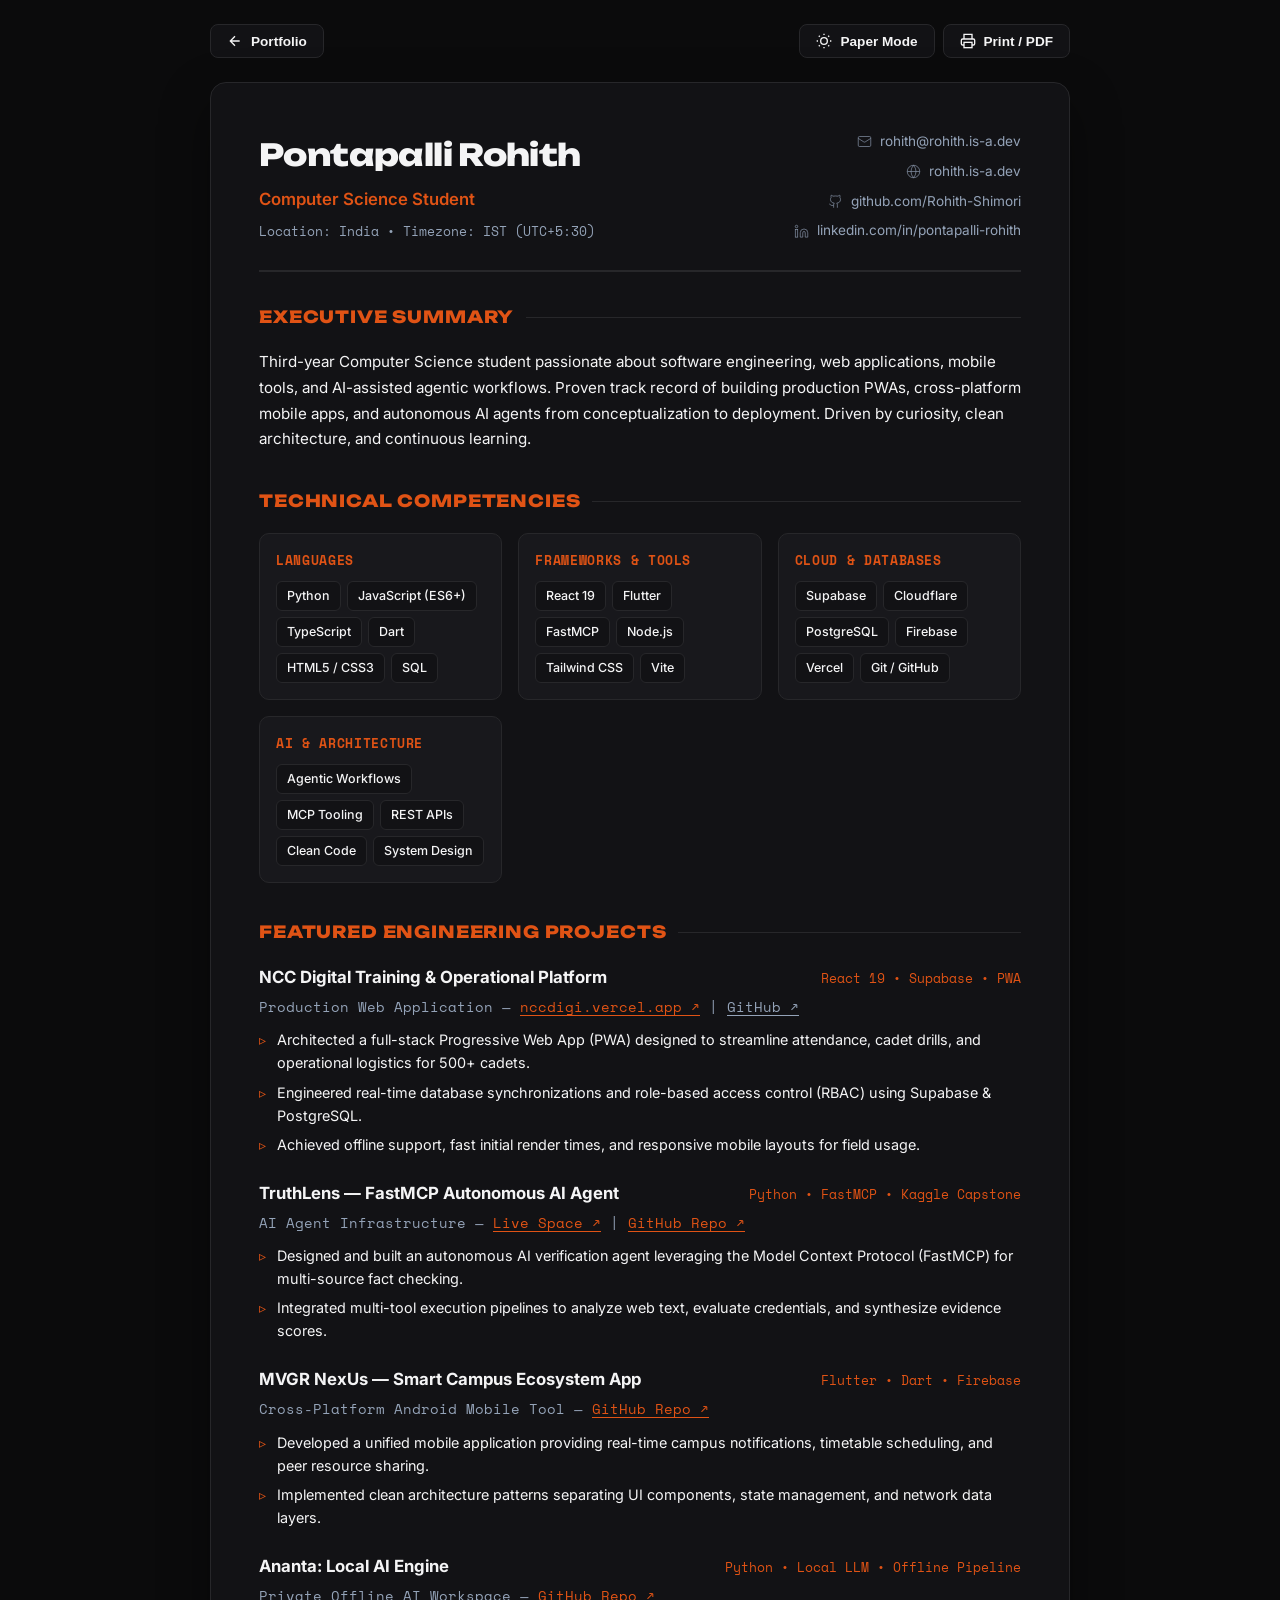
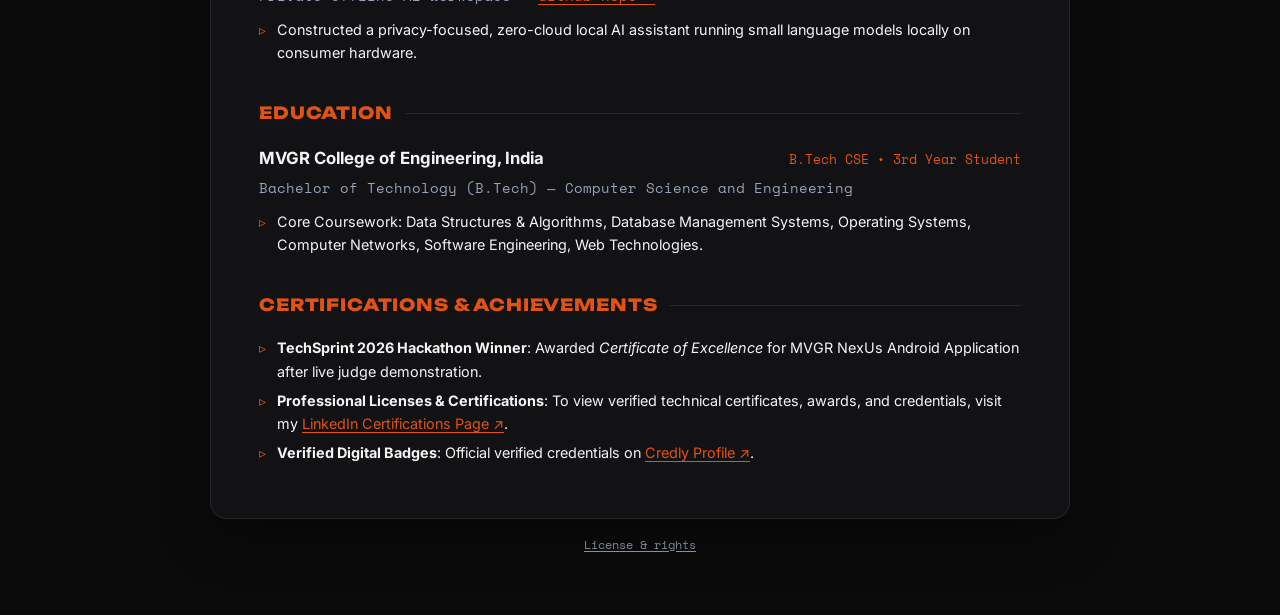
<file: cv.html>
<!DOCTYPE html>
<html lang="en">
<!-- SPDX-License-Identifier: GPL-3.0-or-later -->
<head>
<meta charset="UTF-8">
<meta name="viewport" content="width=device-width, initial-scale=1.0">
<title>Pontapalli Rohith | Curriculum Vitae (CV)</title>
<meta name="description" content="Curriculum Vitae of Pontapalli Rohith, featuring software engineering projects, technical capabilities, education, and verified profile links.">
<meta name="keywords" content="Pontapalli Rohith CV, Pontapalli Rohith Resume, Rohith Pontapalli, Rohith Shimori, Rohith-Shimori, Computer Science student, Software Developer, Full Stack Developer, MVGR College of Engineering, rohith.is-a.dev">
<meta name="author" content="Pontapalli Rohith">
<meta name="google-site-verification" content="tt2Q3agziCFtHhbkxJeJkHTHPEvtUf4WTbdHN4Mv_2o">
<meta name="robots" content="index, follow, max-snippet:-1, max-image-preview:large, max-video-preview:-1">
<meta name="googlebot" content="index, follow, max-snippet:-1, max-image-preview:large, max-video-preview:-1">
<meta name="bingbot" content="index, follow, max-snippet:-1, max-image-preview:large, max-video-preview:-1">
<link rel="canonical" href="https://rohith.is-a.dev/cv.html">
<link rel="alternate" hreflang="en" href="https://rohith.is-a.dev/cv.html">
<meta property="og:type" content="profile">
<meta property="og:url" content="https://rohith.is-a.dev/cv.html">
<meta property="og:title" content="Pontapalli Rohith | Curriculum Vitae (CV)">
<meta property="og:description" content="Curriculum Vitae of Pontapalli Rohith, featuring software engineering projects, technical capabilities, education, and verified profile links.">
<meta property="og:image" content="https://rohith.is-a.dev/mascot_wave.png">
<meta property="og:image:alt" content="Pontapalli Rohith mascot illustration">
<meta property="og:image:type" content="image/png">
<meta property="og:site_name" content="Pontapalli Rohith">
<meta name="twitter:card" content="summary_large_image">
<meta name="twitter:title" content="Pontapalli Rohith | Curriculum Vitae (CV)">
<meta name="twitter:description" content="Curriculum Vitae of Pontapalli Rohith, featuring software engineering projects, technical capabilities, education, and verified profile links.">
<meta name="twitter:image" content="https://rohith.is-a.dev/mascot_wave.png">
<meta name="twitter:image:alt" content="Pontapalli Rohith mascot illustration">
<meta name="twitter:url" content="https://rohith.is-a.dev/cv.html">
<meta name="theme-color" content="#121215">

<!-- Favicons & Manifest -->
<link rel="shortcut icon" href="https://rohith.is-a.dev/favicon.ico">
<link rel="icon" type="image/x-icon" href="https://rohith.is-a.dev/favicon.ico">
<link rel="icon" type="image/png" sizes="48x48" href="https://rohith.is-a.dev/favicon-48x48.png">
<link rel="icon" type="image/png" sizes="192x192" href="https://rohith.is-a.dev/favicon-192x192.png">
<link rel="apple-touch-icon" sizes="180x180" href="https://rohith.is-a.dev/favicon-192x192.png">
<link rel="manifest" href="site.webmanifest">
<link rel="preload" as="style" href="https://fonts.googleapis.com/css2?family=Inter:wght@400;500;600;700;800&family=Space+Mono:wght@400;700&family=Unbounded:wght@700;800&display=swap">
<link href="https://fonts.googleapis.com/css2?family=Inter:wght@400;500;600;700;800&family=Space+Mono:wght@400;700&family=Unbounded:wght@700;800&display=swap" rel="stylesheet" media="print" onload="this.media='all'">
<noscript>
  <link href="https://fonts.googleapis.com/css2?family=Inter:wght@400;500;600;700;800&family=Space+Mono:wght@400;700&family=Unbounded:wght@700;800&display=swap" rel="stylesheet">
</noscript>
<script type="application/ld+json">
{
  "@context": "https://schema.org",
  "@type": "ProfilePage",
  "url": "https://rohith.is-a.dev/cv.html",
  "name": "Pontapalli Rohith Curriculum Vitae",
  "description": "Curriculum Vitae of Pontapalli Rohith with projects, skills, education, and achievements.",
  "isPartOf": {
    "@type": "WebSite",
    "url": "https://rohith.is-a.dev/"
  },
  "mainEntity": {
    "@type": "Person",
    "name": "Pontapalli Rohith",
    "jobTitle": "Computer Science Student",
    "url": "https://rohith.is-a.dev/",
    "sameAs": [
      "https://github.com/Rohith-Shimori",
      "https://in.linkedin.com/in/pontapalli-rohith",
      "https://www.credly.com/users/rohith-pontapalli"
    ]
  },
  "inLanguage": "en"
}
</script>

<style>
  :root {
    --bg-dark: #0B0B0C;
    --surface-1: #121215;
    --surface-2: #18181C;
    --paper: #F4F4F5;
    --accent: #E05315;
    --accent-light: #FF6B2C;
    --text-muted: #94A3B8;
    --border: #27272A;
    --mono: 'Space Mono', monospace;
    --display: 'Unbounded', sans-serif;
    --sans: 'Inter', sans-serif;
  }

  body.light-theme {
    --bg-dark: #ECEEF2;
    --surface-1: #FFFFFF;
    --surface-2: #F8FAFC;
    --paper: #0F172A;
    --text-muted: #475569;
    --border: #CBD5E1;
    --accent: #C2410C;
    --accent-light: #EA580C;
  }

  body.light-theme .cv-paper {
    box-shadow: 0 16px 40px rgba(15, 23, 42, 0.08);
  }

  body.light-theme .skill-card {
    background: #F8FAFC;
    border-color: #E2E8F0;
  }

  body.light-theme .pill {
    background: #FFFFFF;
    border-color: #CBD5E1;
    color: #0F172A;
  }

  body.light-theme .nav-btn {
    background: #FFFFFF;
    border-color: #CBD5E1;
    color: #0F172A;
  }

  * { box-sizing: border-box; margin: 0; padding: 0; }

  body {
    background: var(--bg-dark);
    color: var(--paper);
    font-family: var(--sans);
    line-height: 1.6;
    padding: 24px 16px 60px;
    display: flex;
    flex-direction: column;
    align-items: center;
    transition: background 0.3s ease, color 0.3s ease;
  }

  /* Top Toolbar */
  .cv-toolbar {
    width: 100%;
    max-width: 860px;
    display: flex;
    justify-content: space-between;
    align-items: center;
    margin-bottom: 24px;
    gap: 12px;
  }

  .nav-btn {
    display: inline-flex;
    align-items: center;
    gap: 8px;
    padding: 8px 16px;
    background: var(--surface-1);
    border: 1px solid var(--border);
    border-radius: 8px;
    color: var(--paper);
    font-size: 0.85rem;
    font-weight: 600;
    text-decoration: none;
    cursor: pointer;
    transition: all 0.2s ease;
  }

  .nav-btn:hover {
    border-color: var(--accent);
    color: var(--accent);
    transform: translateY(-1px);
  }

  .nav-actions {
    display: flex;
    gap: 8px;
  }

  /* Main Paper Container */
  .cv-paper {
    width: 100%;
    max-width: 860px;
    background: var(--surface-1);
    border: 1px solid var(--border);
    border-radius: 16px;
    padding: 48px;
    box-shadow: 0 20px 50px rgba(0,0,0,0.4);
    position: relative;
  }

  /* Header Section */
  .cv-header {
    display: flex;
    justify-content: space-between;
    align-items: flex-start;
    border-bottom: 2px solid var(--border);
    padding-bottom: 28px;
    margin-bottom: 32px;
    flex-wrap: wrap;
    gap: 20px;
  }

  .header-main h1 {
    font-family: var(--display);
    font-size: 1.9rem;
    font-weight: 800;
    color: var(--paper);
    letter-spacing: -0.02em;
    margin-bottom: 6px;
  }

  .header-main .subtitle {
    font-size: 1.05rem;
    font-weight: 600;
    color: var(--accent);
    margin-bottom: 8px;
  }

  .header-main .meta {
    font-family: var(--mono);
    font-size: 0.82rem;
    color: var(--text-muted);
  }

  .contact-list {
    display: flex;
    flex-direction: column;
    gap: 8px;
    align-items: flex-end;
  }

  .contact-item {
    display: inline-flex;
    align-items: center;
    gap: 8px;
    font-size: 0.85rem;
    color: var(--text-muted);
    text-decoration: none;
    transition: color 0.2s ease;
  }

  .contact-item:hover { color: var(--accent); }

  .contact-item svg {
    width: 15px;
    height: 15px;
    stroke: currentColor;
    fill: none;
  }

  /* Section Styling */
  .cv-section {
    margin-bottom: 36px;
  }

  .cv-section:last-child {
    margin-bottom: 0;
  }

  .section-title {
    font-family: var(--display);
    font-size: 1.05rem;
    font-weight: 800;
    color: var(--accent);
    text-transform: uppercase;
    letter-spacing: 0.05em;
    display: flex;
    align-items: center;
    gap: 12px;
    margin-bottom: 18px;
  }

  .section-title::after {
    content: '';
    flex: 1;
    height: 1px;
    background: var(--border);
  }

  .summary-text {
    font-size: 0.95rem;
    color: var(--paper);
    line-height: 1.7;
  }

  /* Grid Layouts */
  .skills-grid {
    display: grid;
    grid-template-columns: repeat(auto-fit, minmax(240px, 1fr));
    gap: 16px;
  }

  .skill-card {
    background: var(--surface-2);
    border: 1px solid var(--border);
    border-radius: 10px;
    padding: 16px;
  }

  .skill-card h3,
  .skill-card h4 {
    font-family: var(--mono);
    font-size: 0.82rem;
    color: var(--accent);
    text-transform: uppercase;
    letter-spacing: 0.05em;
    margin-bottom: 10px;
  }

  .skill-pills {
    display: flex;
    flex-wrap: wrap;
    gap: 6px;
  }

  .pill {
    font-size: 0.78rem;
    background: var(--surface-1);
    border: 1px solid var(--border);
    color: var(--paper);
    padding: 4px 10px;
    border-radius: 6px;
    font-weight: 500;
  }

  /* Experience / Project Entry */
  .entry {
    margin-bottom: 24px;
  }

  .entry:last-child { margin-bottom: 0; }

  .entry-header {
    display: flex;
    justify-content: space-between;
    align-items: baseline;
    margin-bottom: 6px;
    flex-wrap: wrap;
    gap: 8px;
  }

  .entry-title {
    font-size: 1.05rem;
    font-weight: 700;
    color: var(--paper);
  }

  .entry-date {
    font-family: var(--mono);
    font-size: 0.8rem;
    color: var(--accent);
  }

  .entry-sub {
    font-family: var(--mono);
    font-size: 0.85rem;
    color: var(--text-muted);
    margin-bottom: 10px;
  }

  .entry-bullets {
    list-style: none;
    padding-left: 0;
  }

  .entry-bullets li {
    position: relative;
    padding-left: 18px;
    font-size: 0.9rem;
    color: var(--paper);
    margin-bottom: 6px;
  }

  .entry-bullets li::before {
    content: '▹';
    position: absolute;
    left: 0;
    color: var(--accent);
  }

  /* Print & PDF Export Styles */
  @page {
    size: A4 portrait;
    margin: 12mm 15mm 12mm 15mm;
  }

  @media print {
    :root {
      --bg-dark: #FFFFFF !important;
      --surface-1: #F8FAFC !important;
      --surface-2: #F1F5F9 !important;
      --paper: #0F172A !important;
      --text-muted: #475569 !important;
      --border: #E2E8F0 !important;
      --accent: #C2410C !important;
    }

    * {
      -webkit-print-color-adjust: exact !important;
      print-color-adjust: exact !important;
    }

    body {
      background: #FFFFFF !important;
      color: #0F172A !important;
      padding: 0 !important;
      margin: 0 !important;
    }

    .cv-toolbar,
    .cv-license-footer {
      display: none !important;
    }

    .cv-paper {
      border: none !important;
      box-shadow: none !important;
      padding: 0 !important;
      max-width: 100% !important;
      background: #FFFFFF !important;
      margin: 0 !important;
    }

    .cv-section {
      break-inside: auto;
      margin-bottom: 20px !important;
    }

    .entry {
      break-inside: avoid !important;
      page-break-inside: avoid !important;
      margin-bottom: 14px !important;
    }

    .header-main h1 {
      color: #0F172A !important;
      font-size: 2rem !important;
    }

    .header-main .subtitle {
      color: #C2410C !important;
      font-weight: 700 !important;
    }

    .header-main .meta {
      color: #475569 !important;
      font-size: 0.8rem !important;
    }

    .contact-item {
      color: #334155 !important;
      text-decoration: none !important;
    }

    .contact-item svg {
      stroke: #475569 !important;
      color: #475569 !important;
    }

    .section-title {
      color: #C2410C !important;
      border-bottom: 1.5px solid #CBD5E1 !important;
      padding-bottom: 4px !important;
      break-after: avoid !important;
      font-size: 0.92rem !important;
      margin-bottom: 12px !important;
    }

    .summary-text {
      color: #1E293B !important;
      font-size: 0.88rem !important;
      line-height: 1.55 !important;
    }

    .skills-grid {
      gap: 10px !important;
      break-inside: avoid !important;
    }

    .skill-card {
      background: #F8FAFC !important;
      border: 1px solid #E2E8F0 !important;
      padding: 10px 12px !important;
    }

    .skill-card h3,
    .skill-card h4 {
      color: #C2410C !important;
      font-size: 0.72rem !important;
      margin-bottom: 6px !important;
    }

    .pill {
      background: #FFFFFF !important;
      border: 1px solid #CBD5E1 !important;
      color: #0F172A !important;
      font-size: 0.72rem !important;
      padding: 2px 7px !important;
    }

    .entry-title {
      color: #0F172A !important;
      font-size: 0.95rem !important;
      font-weight: 700 !important;
    }

    .entry-date {
      color: #C2410C !important;
      font-weight: 600 !important;
      font-size: 0.78rem !important;
    }

    .entry-sub {
      color: #475569 !important;
      font-size: 0.8rem !important;
      margin-bottom: 6px !important;
    }

    .entry-sub a {
      color: #0F172A !important;
      text-decoration: underline !important;
    }

    .entry-bullets li {
      color: #1E293B !important;
      font-size: 0.85rem !important;
      line-height: 1.5 !important;
    }

    .entry-bullets li::before {
      color: #C2410C !important;
    }

    .entry-bullets strong {
      color: #0F172A !important;
    }

    .entry-bullets a {
      color: #C2410C !important;
      text-decoration: underline !important;
    }
  }

  @media (max-width: 640px) {
    .cv-paper { padding: 24px 20px; }
    .cv-header { flex-direction: column; align-items: flex-start; }
    .contact-list { align-items: flex-start; }
  }
</style>
</head>
<body>

  <!-- Top Action Toolbar -->
  <div class="cv-toolbar">
    <button onclick="returnToPortfolio()" class="nav-btn">
      <svg width="16" height="16" viewBox="0 0 24 24" fill="none" stroke="currentColor" stroke-width="2"><path d="M19 12H5M12 19l-7-7 7-7"/></svg>
      Portfolio
    </button>
    <div class="nav-actions">
      <button class="nav-btn" id="themeToggleBtn" onclick="toggleCvTheme()">
        <svg width="16" height="16" viewBox="0 0 24 24" fill="none" stroke="currentColor" stroke-width="2" id="themeIcon">
          <circle cx="12" cy="12" r="5"/><path d="M12 1v2M12 21v2M4.22 4.22l1.42 1.42M18.36 18.36l1.42 1.42M1 12h2M21 12h2M4.22 19.78l1.42-1.42M18.36 5.64l1.42-1.42"/>
        </svg>
        <span id="themeBtnText">Paper Mode</span>
      </button>
      <button class="nav-btn" onclick="window.print()">
        <svg width="16" height="16" viewBox="0 0 24 24" fill="none" stroke="currentColor" stroke-width="2"><polyline points="6 9 6 2 18 2 18 9"/><path d="M6 18H4a2 2 0 0 1-2-2v-5a2 2 0 0 1 2-2h16a2 2 0 0 1 2 2v5a2 2 0 0 1-2 2h-2"/><rect x="6" y="14" width="12" height="8"/></svg>
        Print / PDF
      </button>
    </div>
  </div>

  <!-- Main CV Paper -->
  <main class="cv-paper">
    
    <!-- Header -->
    <header class="cv-header">
      <div class="header-main">
        <h1>Pontapalli Rohith</h1>
        <div class="subtitle">Computer Science Student</div>
        <div class="meta">Location: India • Timezone: IST (UTC+5:30)</div>
      </div>
      <div class="contact-list">
        <a href="mailto:rohith@rohith.is-a.dev" class="contact-item">
          <svg viewBox="0 0 24 24"><rect x="2" y="4" width="20" height="16" rx="2"/><path d="m22 7-8.97 5.7a1.94 1.94 0 0 1-2.06 0L2 7"/></svg>
          rohith@rohith.is-a.dev
        </a>
        <a href="https://rohith.is-a.dev/" class="contact-item" target="_blank" rel="noopener noreferrer">
          <svg viewBox="0 0 24 24"><circle cx="12" cy="12" r="10"/><path d="M2 12h20M12 2a15.3 15.3 0 0 1 4 10 15.3 15.3 0 0 1-4 10 15.3 15.3 0 0 1-4-10 15.3 15.3 0 0 1 4-10z"/></svg>
          rohith.is-a.dev
        </a>
        <a href="https://github.com/Rohith-Shimori" class="contact-item" target="_blank" rel="noopener noreferrer">
          <svg viewBox="0 0 24 24"><path d="M15 22v-4a4.8 4.8 0 0 0-1-3.5c3 0 6-2 6-5.5.08-1.25-.27-2.48-1-3.5.28-1.15.28-2.35 0-3.5 0 0-1 0-3 1.5-2.64-.5-5.36-.5-8 0C6 2 5 2 5 2c-.3 1.15-.3 2.35 0 3.5A5.403 5.403 0 0 0 4 9c0 3.5 3 5.5 6 5.5-.39.49-.68 1.05-.85 1.65-.17.6-.22 1.23-.15 1.85v4"/><path d="M9 18c-4.51 2-5-2-7-2"/></svg>
          github.com/Rohith-Shimori
        </a>
        <a href="https://in.linkedin.com/in/pontapalli-rohith" class="contact-item" target="_blank" rel="noopener noreferrer">
          <svg viewBox="0 0 24 24"><path d="M16 8a6 6 0 0 1 6 6v7h-4v-7a2 2 0 0 0-2-2 2 2 0 0 0-2 2v7h-4v-7a6 6 0 0 1 6-6z"/><rect x="2" y="9" width="4" height="12"/><circle cx="4" cy="4" r="2"/></svg>
          linkedin.com/in/pontapalli-rohith
        </a>
      </div>
    </header>

    <!-- Executive Summary -->
    <section class="cv-section">
      <h2 class="section-title">Executive Summary</h2>
      <p class="summary-text">
        Third-year Computer Science student passionate about software engineering, web applications, mobile tools, and AI-assisted agentic workflows. Proven track record of building production PWAs, cross-platform mobile apps, and autonomous AI agents from conceptualization to deployment. Driven by curiosity, clean architecture, and continuous learning.
      </p>
    </section>

    <!-- Core Competencies -->
    <section class="cv-section">
      <h2 class="section-title">Technical Competencies</h2>
      <div class="skills-grid">
        <div class="skill-card">
          <h3>Languages</h3>
          <div class="skill-pills">
            <span class="pill">Python</span>
            <span class="pill">JavaScript (ES6+)</span>
            <span class="pill">TypeScript</span>
            <span class="pill">Dart</span>
            <span class="pill">HTML5 / CSS3</span>
            <span class="pill">SQL</span>
          </div>
        </div>
        <div class="skill-card">
          <h3>Frameworks & Tools</h3>
          <div class="skill-pills">
            <span class="pill">React 19</span>
            <span class="pill">Flutter</span>
            <span class="pill">FastMCP</span>
            <span class="pill">Node.js</span>
            <span class="pill">Tailwind CSS</span>
            <span class="pill">Vite</span>
          </div>
        </div>
        <div class="skill-card">
          <h3>Cloud & Databases</h3>
          <div class="skill-pills">
            <span class="pill">Supabase</span>
            <span class="pill">Cloudflare</span>
            <span class="pill">PostgreSQL</span>
            <span class="pill">Firebase</span>
            <span class="pill">Vercel</span>
            <span class="pill">Git / GitHub</span>
          </div>
        </div>
        <div class="skill-card">
          <h3>AI & Architecture</h3>
          <div class="skill-pills">
            <span class="pill">Agentic Workflows</span>
            <span class="pill">MCP Tooling</span>
            <span class="pill">REST APIs</span>
            <span class="pill">Clean Code</span>
            <span class="pill">System Design</span>
          </div>
        </div>
      </div>
    </section>

    <!-- Flagship Projects -->
    <section class="cv-section">
      <h2 class="section-title">Featured Engineering Projects</h2>
      
      <div class="entry">
        <div class="entry-header">
          <span class="entry-title">NCC Digital Training & Operational Platform</span>
          <span class="entry-date">React 19 • Supabase • PWA</span>
        </div>
        <div class="entry-sub">Production Web Application — <a href="https://nccdigi.vercel.app" target="_blank" rel="noopener noreferrer" style="color: var(--accent); text-decoration: underline; text-underline-offset: 3px;">nccdigi.vercel.app ↗</a> | <a href="https://github.com/Rohith-Shimori" target="_blank" rel="noopener noreferrer" style="color: var(--text-muted); text-decoration: underline; text-underline-offset: 3px;">GitHub ↗</a></div>
        <ul class="entry-bullets">
          <li>Architected a full-stack Progressive Web App (PWA) designed to streamline attendance, cadet drills, and operational logistics for 500+ cadets.</li>
          <li>Engineered real-time database synchronizations and role-based access control (RBAC) using Supabase & PostgreSQL.</li>
          <li>Achieved offline support, fast initial render times, and responsive mobile layouts for field usage.</li>
        </ul>
      </div>

      <div class="entry">
        <div class="entry-header">
          <span class="entry-title">TruthLens — FastMCP Autonomous AI Agent</span>
          <span class="entry-date">Python • FastMCP • Kaggle Capstone</span>
        </div>
        <div class="entry-sub">AI Agent Infrastructure — <a href="https://huggingface.co/spaces/Rohith-Shimori/TruthLens-AI-Agent" target="_blank" rel="noopener noreferrer" style="color: var(--accent); text-decoration: underline; text-underline-offset: 3px;">Live Space ↗</a> | <a href="https://github.com/Rohith-Shimori/TruthLens-AI-Agent" target="_blank" rel="noopener noreferrer" style="color: var(--accent); text-decoration: underline; text-underline-offset: 3px;">GitHub Repo ↗</a></div>
        <ul class="entry-bullets">
          <li>Designed and built an autonomous AI verification agent leveraging the Model Context Protocol (FastMCP) for multi-source fact checking.</li>
          <li>Integrated multi-tool execution pipelines to analyze web text, evaluate credentials, and synthesize evidence scores.</li>
        </ul>
      </div>

      <div class="entry">
        <div class="entry-header">
          <span class="entry-title">MVGR NexUs — Smart Campus Ecosystem App</span>
          <span class="entry-date">Flutter • Dart • Firebase</span>
        </div>
        <div class="entry-sub">Cross-Platform Android Mobile Tool — <a href="https://github.com/Rohith-Shimori/MVGR-NexUs" target="_blank" rel="noopener noreferrer" style="color: var(--accent); text-decoration: underline; text-underline-offset: 3px;">GitHub Repo ↗</a></div>
        <ul class="entry-bullets">
          <li>Developed a unified mobile application providing real-time campus notifications, timetable scheduling, and peer resource sharing.</li>
          <li>Implemented clean architecture patterns separating UI components, state management, and network data layers.</li>
        </ul>
      </div>

      <div class="entry">
        <div class="entry-header">
          <span class="entry-title">Ananta: Local AI Engine</span>
          <span class="entry-date">Python • Local LLM • Offline Pipeline</span>
        </div>
        <div class="entry-sub">Private Offline AI Workspace — <a href="https://github.com/Rohith-Shimori/Ananta_Rebirth" target="_blank" rel="noopener noreferrer" style="color: var(--accent); text-decoration: underline; text-underline-offset: 3px;">GitHub Repo ↗</a></div>
        <ul class="entry-bullets">
          <li>Constructed a privacy-focused, zero-cloud local AI assistant running small language models locally on consumer hardware.</li>
        </ul>
      </div>
    </section>

    <!-- Education -->
    <section class="cv-section">
      <h2 class="section-title">Education</h2>
      <div class="entry">
        <div class="entry-header">
          <span class="entry-title">MVGR College of Engineering, India</span>
          <span class="entry-date">B.Tech CSE • 3rd Year Student</span>
        </div>
        <div class="entry-sub">Bachelor of Technology (B.Tech) — Computer Science and Engineering</div>
        <ul class="entry-bullets">
          <li>Core Coursework: Data Structures & Algorithms, Database Management Systems, Operating Systems, Computer Networks, Software Engineering, Web Technologies.</li>
        </ul>
      </div>
    </section>

    <!-- Certifications & Achievements -->
    <section class="cv-section">
      <h2 class="section-title">Certifications & Achievements</h2>
      <ul class="entry-bullets">
        <li><strong>TechSprint 2026 Hackathon Winner</strong>: Awarded <em>Certificate of Excellence</em> for MVGR NexUs Android Application after live judge demonstration.</li>
        <li><strong>Professional Licenses & Certifications</strong>: To view verified technical certificates, awards, and credentials, visit my <a href="https://in.linkedin.com/in/pontapalli-rohith/details/certifications/" target="_blank" rel="noopener noreferrer" style="color: var(--accent); text-decoration: underline; text-underline-offset: 3px;">LinkedIn Certifications Page ↗</a>.</li>
        <li><strong>Verified Digital Badges</strong>: Official verified credentials on <a href="https://www.credly.com/users/rohith-pontapalli" target="_blank" rel="noopener noreferrer" style="color: var(--accent); text-decoration: underline; text-underline-offset: 3px;">Credly Profile ↗</a>.</li>
      </ul>
    </section>

  </main>
  <p class="cv-license-footer" style="margin-top:16px; font-family:var(--mono); font-size:0.78rem; color:var(--text-muted)">
    <a href="rights.html" style="color:inherit; text-decoration:underline; text-underline-offset:2px">License &amp; rights</a>
  </p>

  <script>
    function toggleCvTheme() {
      document.body.classList.toggle('light-theme');
      const isLight = document.body.classList.contains('light-theme');
      const btnText = document.getElementById('themeBtnText');
      const icon = document.getElementById('themeIcon');
      if (btnText) btnText.textContent = isLight ? 'Dark Mode' : 'Paper Mode';
      if (icon) {
        if (isLight) {
          icon.innerHTML = '<path d="M21 12.79A9 9 0 1 1 11.21 3 7 7 0 0 0 21 12.79z"/>';
        } else {
          icon.innerHTML = '<circle cx="12" cy="12" r="5"/><path d="M12 1v2M12 21v2M4.22 4.22l1.42 1.42M18.36 18.36l1.42 1.42M1 12h2M21 12h2M4.22 19.78l1.42-1.42M18.36 5.64l1.42-1.42"/>';
        }
      }
    }

    function returnToPortfolio() {
      if (window.opener && !window.opener.closed) {
        try {
          window.opener.focus();
          window.close();
          return;
        } catch (e) {}
      }
      window.location.href = 'index.html';
    }
  </script>
  <!-- Cloudflare Web Analytics -->
  <script>
    if (location.hostname !== 'localhost' && location.hostname !== '127.0.0.1') {
      const s = document.createElement('script');
      s.type = 'module';
      s.src = 'https://static.cloudflareinsights.com/beacon.min.js';
      s.setAttribute('data-cf-beacon', '{"token": "46a4f5c293a143d29c584cf099ada63a"}');
      document.body.appendChild(s);
    }
  </script>
  <!-- End Cloudflare Web Analytics -->
</body>
</html>
</file>
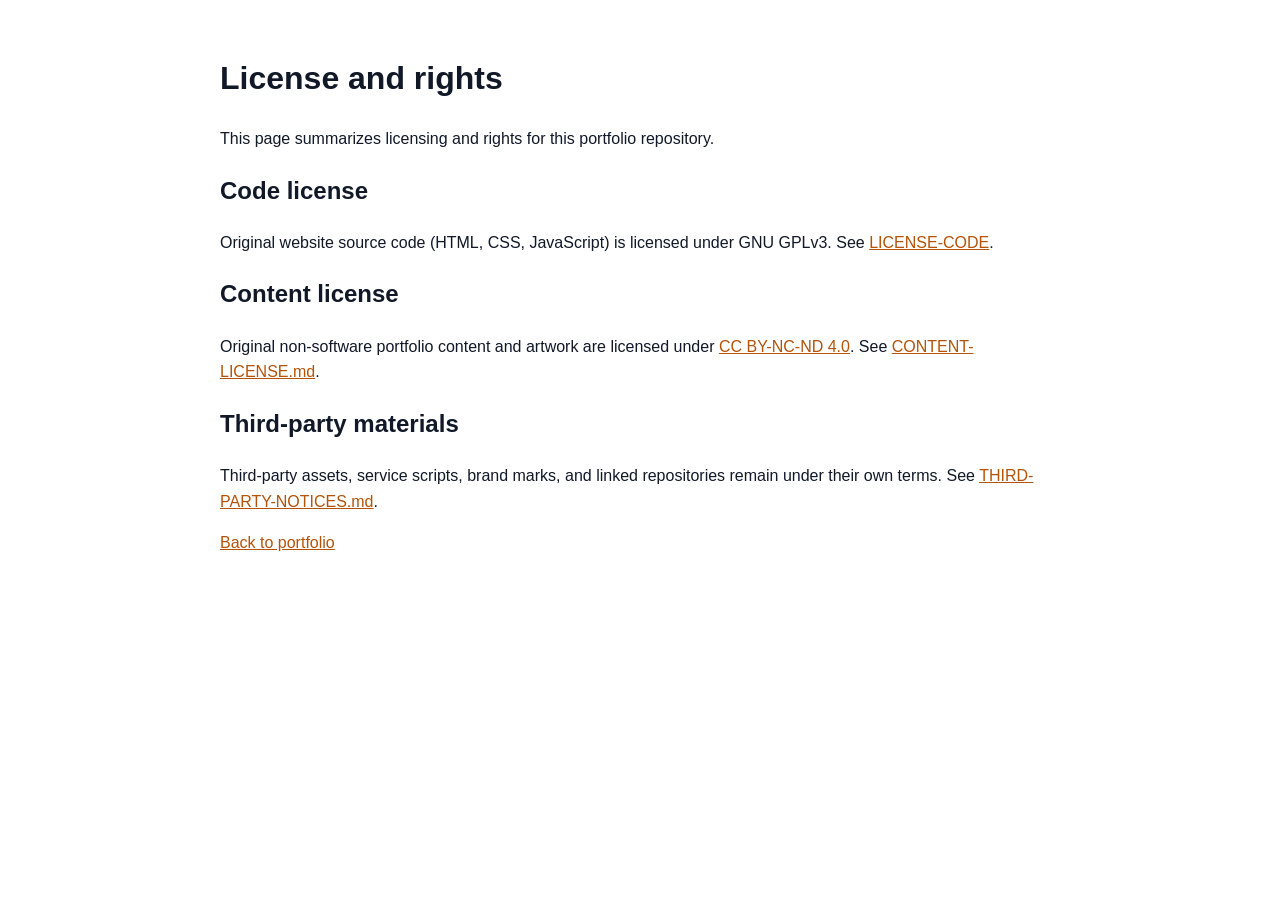
<file: rights.html>
<!DOCTYPE html>
<html lang="en">
<!-- SPDX-License-Identifier: GPL-3.0-or-later -->
<head>
  <meta charset="UTF-8">
  <meta name="viewport" content="width=device-width, initial-scale=1.0">
  <title>Portfolio License and Rights | Pontapalli Rohith</title>
  <meta name="description" content="License and rights information for the Pontapalli Rohith portfolio website.">
  <meta name="author" content="Pontapalli Rohith">
  <meta name="robots" content="index, follow, max-snippet:-1, max-image-preview:large, max-video-preview:-1">
  <meta name="googlebot" content="index, follow, max-snippet:-1, max-image-preview:large, max-video-preview:-1">
  <meta name="bingbot" content="index, follow, max-snippet:-1, max-image-preview:large, max-video-preview:-1">
  <link rel="canonical" href="https://rohith.is-a.dev/rights.html">
  <link rel="alternate" hreflang="en" href="https://rohith.is-a.dev/rights.html">
  <meta property="og:type" content="website">
  <meta property="og:url" content="https://rohith.is-a.dev/rights.html">
  <meta property="og:title" content="Portfolio License and Rights | Pontapalli Rohith">
  <meta property="og:description" content="Code is GPLv3, original portfolio content/artwork is CC BY-NC-ND 4.0, and third-party assets remain under their own terms.">
  <meta property="og:image" content="https://rohith.is-a.dev/mascot_wave.png">
  <meta name="twitter:card" content="summary">
  <meta name="twitter:title" content="Portfolio License and Rights | Pontapalli Rohith">
  <meta name="twitter:description" content="Split licensing and third-party rights notice for this portfolio repository.">
  <link rel="icon" type="image/x-icon" href="https://rohith.is-a.dev/favicon.ico">
  <link rel="manifest" href="site.webmanifest">
  <style>
    body { font-family: Inter, Arial, sans-serif; max-width: 840px; margin: 0 auto; padding: 32px 20px; line-height: 1.6; color: #111827; }
    h1, h2 { color: #111827; }
    a { color: #b45309; }
    code { background: #f3f4f6; padding: 2px 6px; border-radius: 4px; }
  </style>
  <script type="application/ld+json">
  {
    "@context": "https://schema.org",
    "@type": "WebPage",
    "name": "Portfolio License and Rights",
    "url": "https://rohith.is-a.dev/rights.html",
    "isPartOf": {
      "@type": "WebSite",
      "url": "https://rohith.is-a.dev/"
    },
    "description": "Split licensing and rights notice for the portfolio repository.",
    "inLanguage": "en"
  }
  </script>
</head>
<body>
  <main>
    <h1>License and rights</h1>
    <p>This page summarizes licensing and rights for this portfolio repository.</p>

    <h2>Code license</h2>
    <p>Original website source code (HTML, CSS, JavaScript) is licensed under GNU GPLv3. See <a href="LICENSE-CODE">LICENSE-CODE</a>.</p>

    <h2>Content license</h2>
    <p>Original non-software portfolio content and artwork are licensed under <a href="https://creativecommons.org/licenses/by-nc-nd/4.0/" rel="noopener noreferrer">CC BY-NC-ND 4.0</a>. See <a href="CONTENT-LICENSE.md">CONTENT-LICENSE.md</a>.</p>

    <h2>Third-party materials</h2>
    <p>Third-party assets, service scripts, brand marks, and linked repositories remain under their own terms. See <a href="THIRD-PARTY-NOTICES.md">THIRD-PARTY-NOTICES.md</a>.</p>

    <p><a href="/">Back to portfolio</a></p>
  </main>
</body>
</html>
</file>
